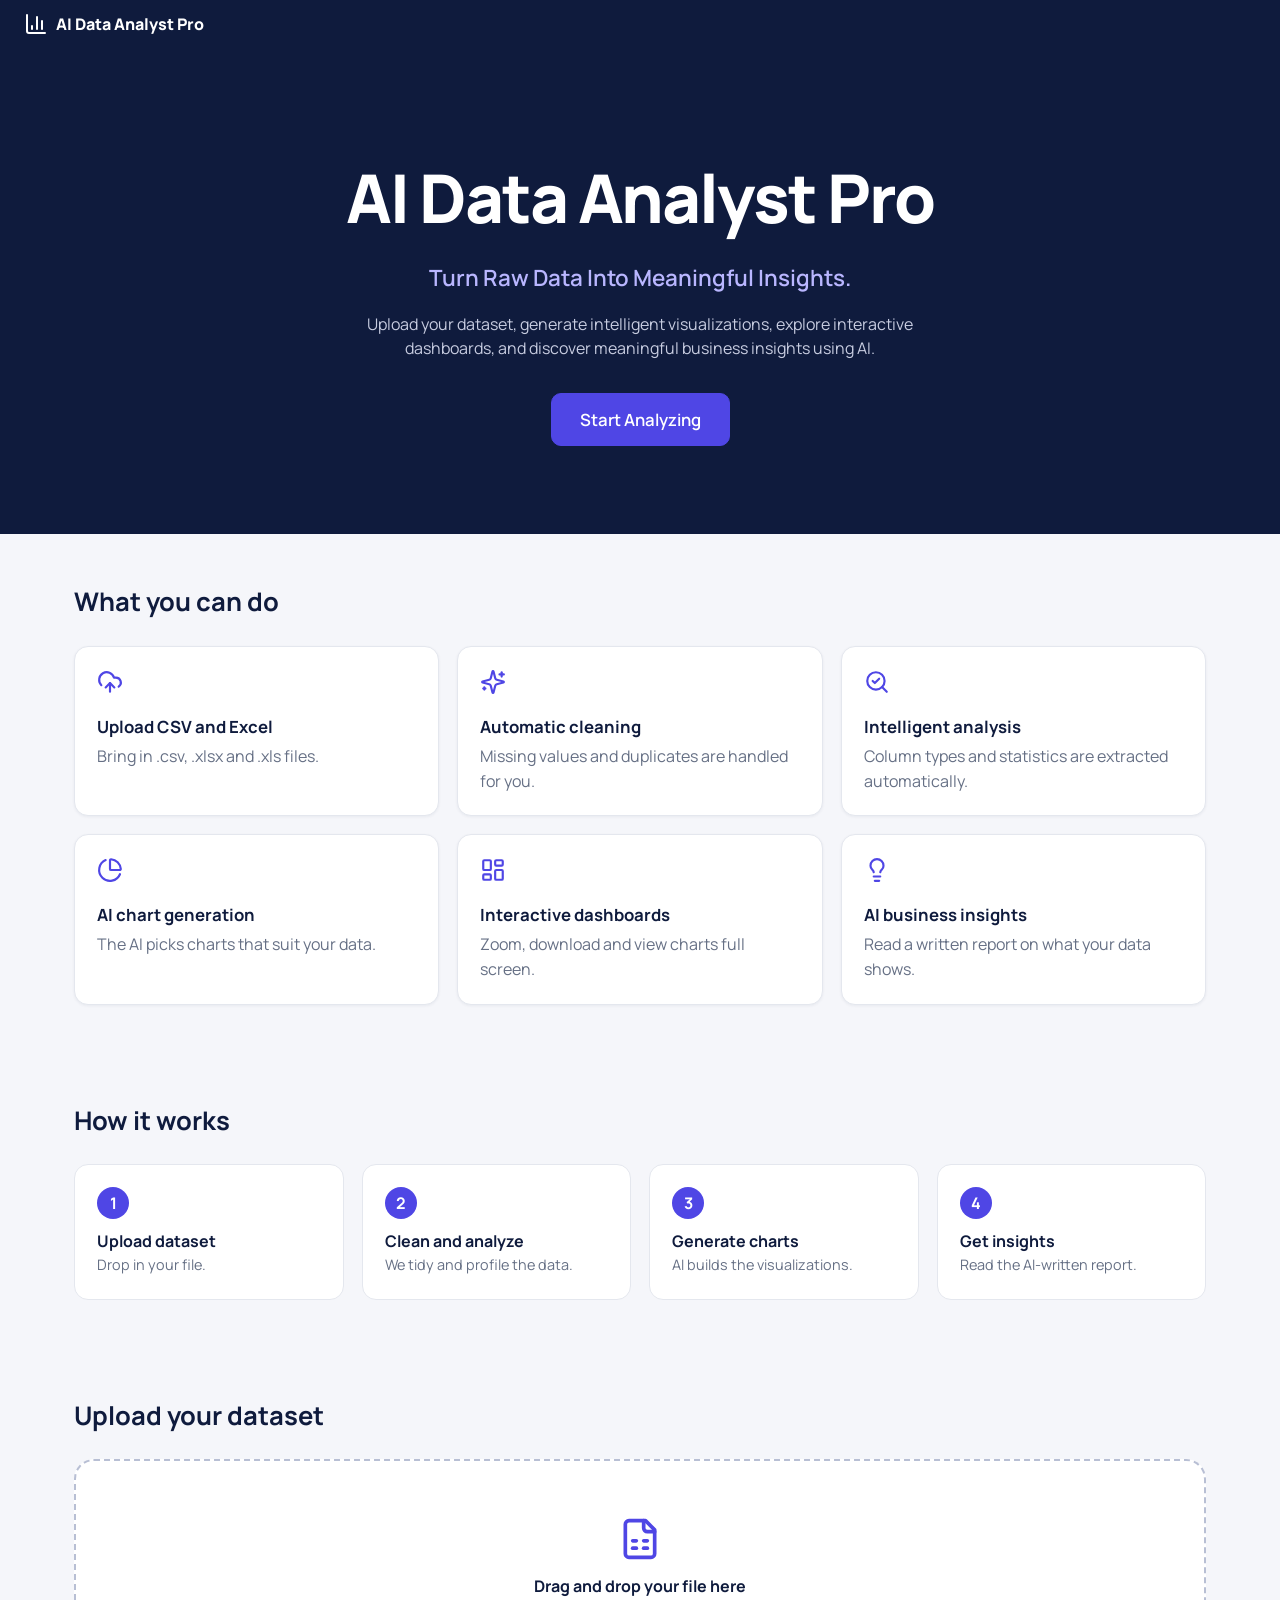
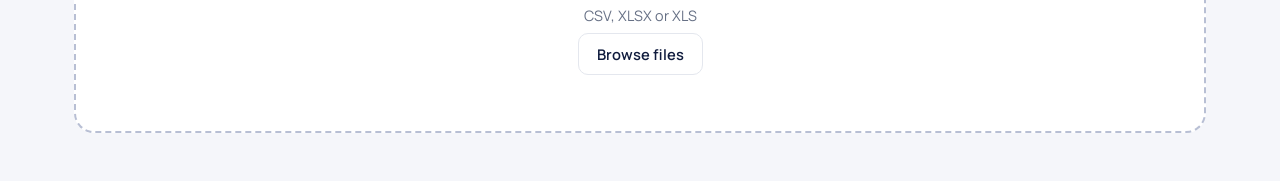
<file: frontend/index.html>
<!DOCTYPE html>
<html lang="en">
<head>
<meta charset="UTF-8">
<meta name="viewport" content="width=device-width, initial-scale=1">
<title>AI Data Analyst Pro</title>
<link rel="preconnect" href="https://fonts.googleapis.com">
<link rel="preconnect" href="https://fonts.gstatic.com" crossorigin>
<link href="https://fonts.googleapis.com/css2?family=Manrope:wght@400;500;600;700;800&display=swap" rel="stylesheet">
<link rel="stylesheet" href="css/style.css">
<script src="assets/vendor/lucide.min.js"></script>
<script src="assets/vendor/plotly.min.js"></script>
</head>
<body>
<header class="nav">
  <a class="brand" href="#" id="brand"><i data-lucide="bar-chart-3"></i> AI Data Analyst Pro</a>
  <nav id="appNav" class="hidden">
    <button class="tab active" data-view="dashboard">Dashboard</button>
    <button class="tab" data-view="analysis">AI Analysis</button>
    <button class="tab" id="newDataset">Upload New Dataset</button>
  </nav>
  <span id="fileBadge" class="badge hidden" title="Current dataset"></span>
</header>

<main>
<!-- LANDING + UPLOAD -->
<div id="landing">
  <section class="hero">
    <h1>AI Data Analyst Pro</h1>
    <p class="tagline">Turn Raw Data Into Meaningful Insights.</p>
    <p class="lead">Upload your dataset, generate intelligent visualizations, explore interactive dashboards, and discover meaningful business insights using AI.</p>
    <button class="btn primary lg" id="startBtn">Start Analyzing</button>
  </section>

  <section class="wrap">
    <h2>What you can do</h2>
    <div class="grid cols3">
      <div class="card"><i data-lucide="upload-cloud"></i><h3>Upload CSV and Excel</h3><p>Bring in .csv, .xlsx and .xls files.</p></div>
      <div class="card"><i data-lucide="sparkles"></i><h3>Automatic cleaning</h3><p>Missing values and duplicates are handled for you.</p></div>
      <div class="card"><i data-lucide="search-check"></i><h3>Intelligent analysis</h3><p>Column types and statistics are extracted automatically.</p></div>
      <div class="card"><i data-lucide="pie-chart"></i><h3>AI chart generation</h3><p>The AI picks charts that suit your data.</p></div>
      <div class="card"><i data-lucide="layout-dashboard"></i><h3>Interactive dashboards</h3><p>Zoom, download and view charts full screen.</p></div>
      <div class="card"><i data-lucide="lightbulb"></i><h3>AI business insights</h3><p>Read a written report on what your data shows.</p></div>
    </div>
  </section>

  <section class="wrap">
    <h2>How it works</h2>
    <ol class="steps">
      <li><b>Upload dataset</b><span>Drop in your file.</span></li>
      <li><b>Clean and analyze</b><span>We tidy and profile the data.</span></li>
      <li><b>Generate charts</b><span>AI builds the visualizations.</span></li>
      <li><b>Get insights</b><span>Read the AI-written report.</span></li>
    </ol>
  </section>

  <section class="wrap" id="uploadSection">
    <h2>Upload your dataset</h2>
    <div id="drop" class="drop" tabindex="0">
      <i data-lucide="file-spreadsheet"></i>
      <p><b>Drag and drop your file here</b></p>
      <p class="muted">CSV, XLSX or XLS</p>
      <button class="btn" id="browseBtn" type="button">Browse files</button>
      <input type="file" id="fileInput" accept=".csv,.xlsx,.xls" hidden>
    </div>
    <div id="fileInfo" class="card file hidden">
      <div><b id="fileName"></b><div class="muted" id="fileSize"></div></div>
      <div class="row">
        <button class="btn primary" id="analyzeBtn">Analyze dataset</button>
        <button class="btn" id="resetFile">Remove</button>
      </div>
    </div>
    <div id="progress" class="card hidden">
      <div class="bar"><div id="barFill"></div></div>
      <ul id="stepList" class="stepList"></ul>
    </div>
    <div id="uploadError" class="alert hidden" role="alert"></div>
  </section>
</div>

<!-- DASHBOARD -->
<div id="dashboard" class="wrap hidden view">
  <div class="grid cols4" id="summary"></div>
  <div class="row between">
    <h2>Charts</h2>
    <button class="btn" id="dlDashboard"><i data-lucide="download"></i> Download dashboard PNG</button>
  </div>
  <div class="card toolbar row between">
    <div class="row">
      <label class="muted" for="typeFilter">Show</label><select id="typeFilter"></select>
      <span class="muted">Columns</span>
      <div class="seg" id="colBtns"><button data-n="1">1</button><button data-n="2" class="on">2</button><button data-n="3">3</button></div>
    </div>
    <div class="row"><button class="btn" id="showAll"></button><button class="btn" id="resetZoom"><i data-lucide="rotate-ccw"></i> Reset zoom</button></div>
  </div>
  <details class="card help" open>
    <summary>How to interact with the charts</summary>
    <ul class="keys">
      <li><kbd>Hover</kbd> See exact values for a bar, point or slice</li>
      <li><kbd>Click + Drag</kbd> Zoom into a box on the chart</li>
      <li><kbd>Scroll wheel</kbd> Zoom in and out</li>
      <li><kbd>Double-click</kbd> Reset that chart's zoom</li>
      <li><kbd>✥ Pan</kbd> Pick it in the chart toolbar, then drag to move around</li>
      <li><kbd>Legend click</kbd> Hide or show a series; double-click to isolate it</li>
      <li><kbd>Pinch</kbd> Zoom on touch screens</li>
      <li><kbd>⠿ Handle</kbd> Drag to reorder charts</li>
      <li><kbd>Eye-off icon</kbd> Hide a chart (restore with "Show hidden")</li>
      <li><kbd>Expand icon</kbd> View a chart full screen</li>
      <li><kbd>Download icon</kbd> Save one chart as PNG</li>
      <li><kbd>Reset zoom</kbd> Button above resets every chart</li>
    </ul>
  </details>
  <div id="charts" class="grid cols2"></div>
</div>

<!-- ANALYSIS -->
<div id="analysis" class="wrap hidden view">
  <div class="row between">
    <h2>AI Analysis</h2>
    <div class="row">
      <button class="btn" id="regen"><i data-lucide="refresh-cw"></i> Regenerate analysis</button>
      <button class="btn primary" id="dlReport" disabled><i data-lucide="download"></i> Download report</button>
    </div>
  </div>
  <div id="analysisBody" class="card report"></div>
</div>
</main>
<div id="toasts"></div>

<script src="js/config.js"></script>
<script src="js/api.js"></script>
<script src="js/charts.js"></script>
<script src="js/analysis.js"></script>
<script src="js/app.js"></script>
</body>
</html>
</file>
<file: frontend/css/style.css>
:root{--navy:#0f1b3d;--accent:#4f46e5;--bg:#f5f6fa;--card:#fff;--text:#0f1b3d;--muted:#667085;--line:#e4e7ee;--bad:#b42318;--ok:#067647;--r:14px}
*{box-sizing:border-box}
html{scroll-behavior:smooth}
body{margin:0;font-family:Manrope,system-ui,sans-serif;background:var(--bg);color:var(--text);line-height:1.55}
.hidden{display:none!important}
.muted{color:var(--muted);font-size:.9rem}
.nav{position:sticky;top:0;z-index:20;display:flex;align-items:center;gap:20px;flex-wrap:wrap;padding:12px 24px;background:var(--navy);color:#fff}
.brand{display:flex;align-items:center;gap:8px;color:#fff;font-weight:800;text-decoration:none}
#appNav{display:flex;gap:4px;margin-left:12px;flex-wrap:wrap}
.tab{background:none;border:0;color:#c7cce0;font:600 .9rem Manrope;padding:8px 14px;border-radius:8px;cursor:pointer;transition:.2s}
.tab:hover,.tab.active{background:rgba(255,255,255,.12);color:#fff}
.badge{margin-left:auto;background:rgba(255,255,255,.12);padding:4px 12px;border-radius:99px;font-size:.82rem;max-width:260px;overflow:hidden;text-overflow:ellipsis;white-space:nowrap}
.wrap{max-width:1180px;margin:0 auto;padding:48px 24px}
h2{font-size:1.6rem;margin:0 0 24px}
h3{margin:12px 0 4px;font-size:1.05rem}
.hero{background:var(--navy);color:#fff;text-align:center;padding:96px 24px 88px}
.hero h1{font-size:clamp(2.4rem,6vw,4.2rem);margin:0 0 12px;letter-spacing:-.03em;font-weight:800}
.tagline{font-size:1.4rem;font-weight:600;color:#b9b6ff;margin:0 0 16px}
.lead{max-width:620px;margin:0 auto 32px;color:#c7cce0}
.btn{display:inline-flex;align-items:center;gap:8px;font:600 .92rem Manrope;padding:10px 18px;border-radius:10px;border:1px solid var(--line);background:#fff;color:var(--text);cursor:pointer;transition:.2s}
.btn:hover{border-color:var(--accent);color:var(--accent)}
.btn.primary{background:var(--accent);border-color:var(--accent);color:#fff}
.btn.primary:hover{background:#4338ca;color:#fff}
.btn.lg{padding:14px 28px;font-size:1.05rem}
.btn:disabled{opacity:.5;cursor:not-allowed}
.btn svg,.card>svg{width:18px;height:18px}
.card{background:var(--card);border:1px solid var(--line);border-radius:var(--r);padding:22px;box-shadow:0 1px 3px rgba(15,27,61,.06)}
.card>svg{color:var(--accent);width:26px;height:26px}
.card p{margin:0;color:var(--muted)}
.grid{display:grid;gap:18px}
.cols2{grid-template-columns:repeat(2,1fr)}.cols3{grid-template-columns:repeat(3,1fr)}.cols4{grid-template-columns:repeat(4,1fr)}
.row{display:flex;gap:10px;align-items:center;flex-wrap:wrap}.between{justify-content:space-between}
.steps{list-style:none;counter-reset:s;display:grid;grid-template-columns:repeat(4,1fr);gap:18px;padding:0;margin:0}
.steps li{counter-increment:s;background:var(--card);border:1px solid var(--line);border-radius:var(--r);padding:22px;position:relative}
.steps li::before{content:counter(s);display:grid;place-items:center;width:32px;height:32px;border-radius:50%;background:var(--accent);color:#fff;font-weight:700;margin-bottom:10px}
.steps b,.steps span{display:block}.steps span{color:var(--muted);font-size:.9rem}
.drop{border:2px dashed #b8bfd4;border-radius:20px;background:#fff;padding:56px 24px;text-align:center;transition:.2s;cursor:pointer}
.drop svg{width:44px;height:44px;color:var(--accent)}
.drop.over,.drop:focus{border-color:var(--accent);background:#eef0ff;outline:0}
.drop p{margin:6px 0}
.file{display:flex;justify-content:space-between;align-items:center;gap:12px;flex-wrap:wrap;margin-top:16px}
#progress{margin-top:16px}
.bar{height:8px;background:var(--line);border-radius:9px;overflow:hidden}
#barFill{height:100%;width:0;background:var(--accent);transition:width .3s}
.stepList{list-style:none;padding:0;margin:16px 0 0;display:grid;gap:8px}
.stepList li{display:flex;gap:10px;align-items:center;color:var(--muted)}
.stepList li.run{color:var(--text);font-weight:600}.stepList li.done{color:var(--ok)}.stepList li.fail{color:var(--bad)}
.stepList li::before{content:"○"}.stepList li.run::before{content:"";width:14px;height:14px;border:2px solid var(--accent);border-top-color:transparent;border-radius:50%;animation:spin .8s linear infinite}
.stepList li.done::before{content:"✓"}.stepList li.fail::before{content:"✕"}
@keyframes spin{to{transform:rotate(360deg)}}
.alert{margin-top:16px;padding:14px 18px;border-radius:10px;background:#fef3f2;border:1px solid #fecdca;color:var(--bad)}
.stat b{display:block;font-size:1.9rem;letter-spacing:-.02em}.stat span{color:var(--muted);font-size:.9rem}
.view{animation:fade .35s ease}
@keyframes fade{from{opacity:0}to{opacity:1}}
.chart{padding:14px;background:#fff}
.chart .head{display:flex;justify-content:space-between;align-items:center;gap:8px;margin-bottom:8px}
.chart .head b{font-size:.95rem}
.chart img{width:100%;height:auto;display:block;border-radius:8px}
.chart .plot{min-height:360px}
.chart:fullscreen{padding:24px;overflow:auto}.chart:fullscreen img{max-height:90vh;object-fit:contain;margin:auto}
.icon{padding:6px 8px}
.report{padding:32px;max-width:860px}
.report h3{font-size:1.2rem;margin:28px 0 8px;padding-top:16px;border-top:1px solid var(--line)}
.report h3:first-child{border:0;margin-top:0;padding:0}
.report ul{padding-left:20px}.report li{margin:4px 0}
.loading{display:flex;align-items:center;gap:12px;color:var(--muted)}
.loading::before{content:"";width:22px;height:22px;border:3px solid var(--accent);border-top-color:transparent;border-radius:50%;animation:spin .8s linear infinite}
.empty{text-align:center;color:var(--muted);padding:40px}
#toasts{position:fixed;right:20px;bottom:20px;display:grid;gap:8px;z-index:50}
.toast{background:var(--navy);color:#fff;padding:12px 18px;border-radius:10px;max-width:340px;box-shadow:0 8px 24px rgba(15,27,61,.25);animation:fade .25s}
.toast.error{background:var(--bad)}.toast.success{background:var(--ok)}
@media(max-width:900px){.cols3,.cols4,.steps{grid-template-columns:repeat(2,1fr)}.cols2{grid-template-columns:1fr}}
@media(max-width:560px){.cols3,.cols4,.steps{grid-template-columns:1fr}.badge{margin-left:0}.hero{padding:64px 20px}}
@media(prefers-reduced-motion:reduce){*{animation:none!important;transition:none!important}html{scroll-behavior:auto}}
.cols1{grid-template-columns:1fr}
.toolbar{margin-bottom:18px;padding:12px 16px}
select{font:600 .9rem Manrope;padding:8px 12px;border:1px solid var(--line);border-radius:10px;background:#fff;color:var(--text)}
.seg{display:inline-flex;border:1px solid var(--line);border-radius:10px;overflow:hidden}
.seg button{border:0;background:#fff;padding:8px 14px;font:600 .9rem Manrope;cursor:pointer}
.seg button.on{background:var(--accent);color:#fff}
.grip{width:18px;height:18px;color:var(--muted);cursor:grab}
.chart.dragging{opacity:.4}
@media(max-width:900px){.cols1,.cols2,.cols3{grid-template-columns:1fr}}

/* --- Layout fix: grid items may shrink, so wide plots no longer push the page sideways --- */
.grid>*{min-width:0}
.chart{min-width:0;overflow:hidden}
.chart .plot{width:100%}
#charts.cols1{grid-template-columns:minmax(0,1fr)}
#charts.cols2{grid-template-columns:repeat(2,minmax(0,1fr))}
#charts.cols3{grid-template-columns:repeat(3,minmax(0,1fr))}
@media(max-width:900px){#charts.cols2,#charts.cols3{grid-template-columns:minmax(0,1fr)}}
body{overflow-x:hidden}

/* --- Styled scrollbar --- */
html{scrollbar-width:thin;scrollbar-color:var(--accent) #e9ebf3}
::-webkit-scrollbar{width:12px;height:12px}
::-webkit-scrollbar-track{background:#e9ebf3}
::-webkit-scrollbar-thumb{background:var(--accent);border:3px solid #e9ebf3;border-radius:99px}
::-webkit-scrollbar-thumb:hover{background:#4338ca}

/* --- Interaction guide --- */
.help{margin-bottom:18px;padding:14px 18px}
.help summary{cursor:pointer;font-weight:700}
.keys{display:grid;grid-template-columns:repeat(auto-fit,minmax(260px,1fr));gap:10px 28px;list-style:none;padding:0;margin:14px 0 0;color:var(--muted);font-size:.9rem}
kbd{display:inline-block;margin-right:6px;background:#eef0ff;border:1px solid #c9ccf7;border-bottom-width:2px;border-radius:6px;padding:1px 8px;font:600 .8rem Manrope;color:var(--accent)}
</file>
